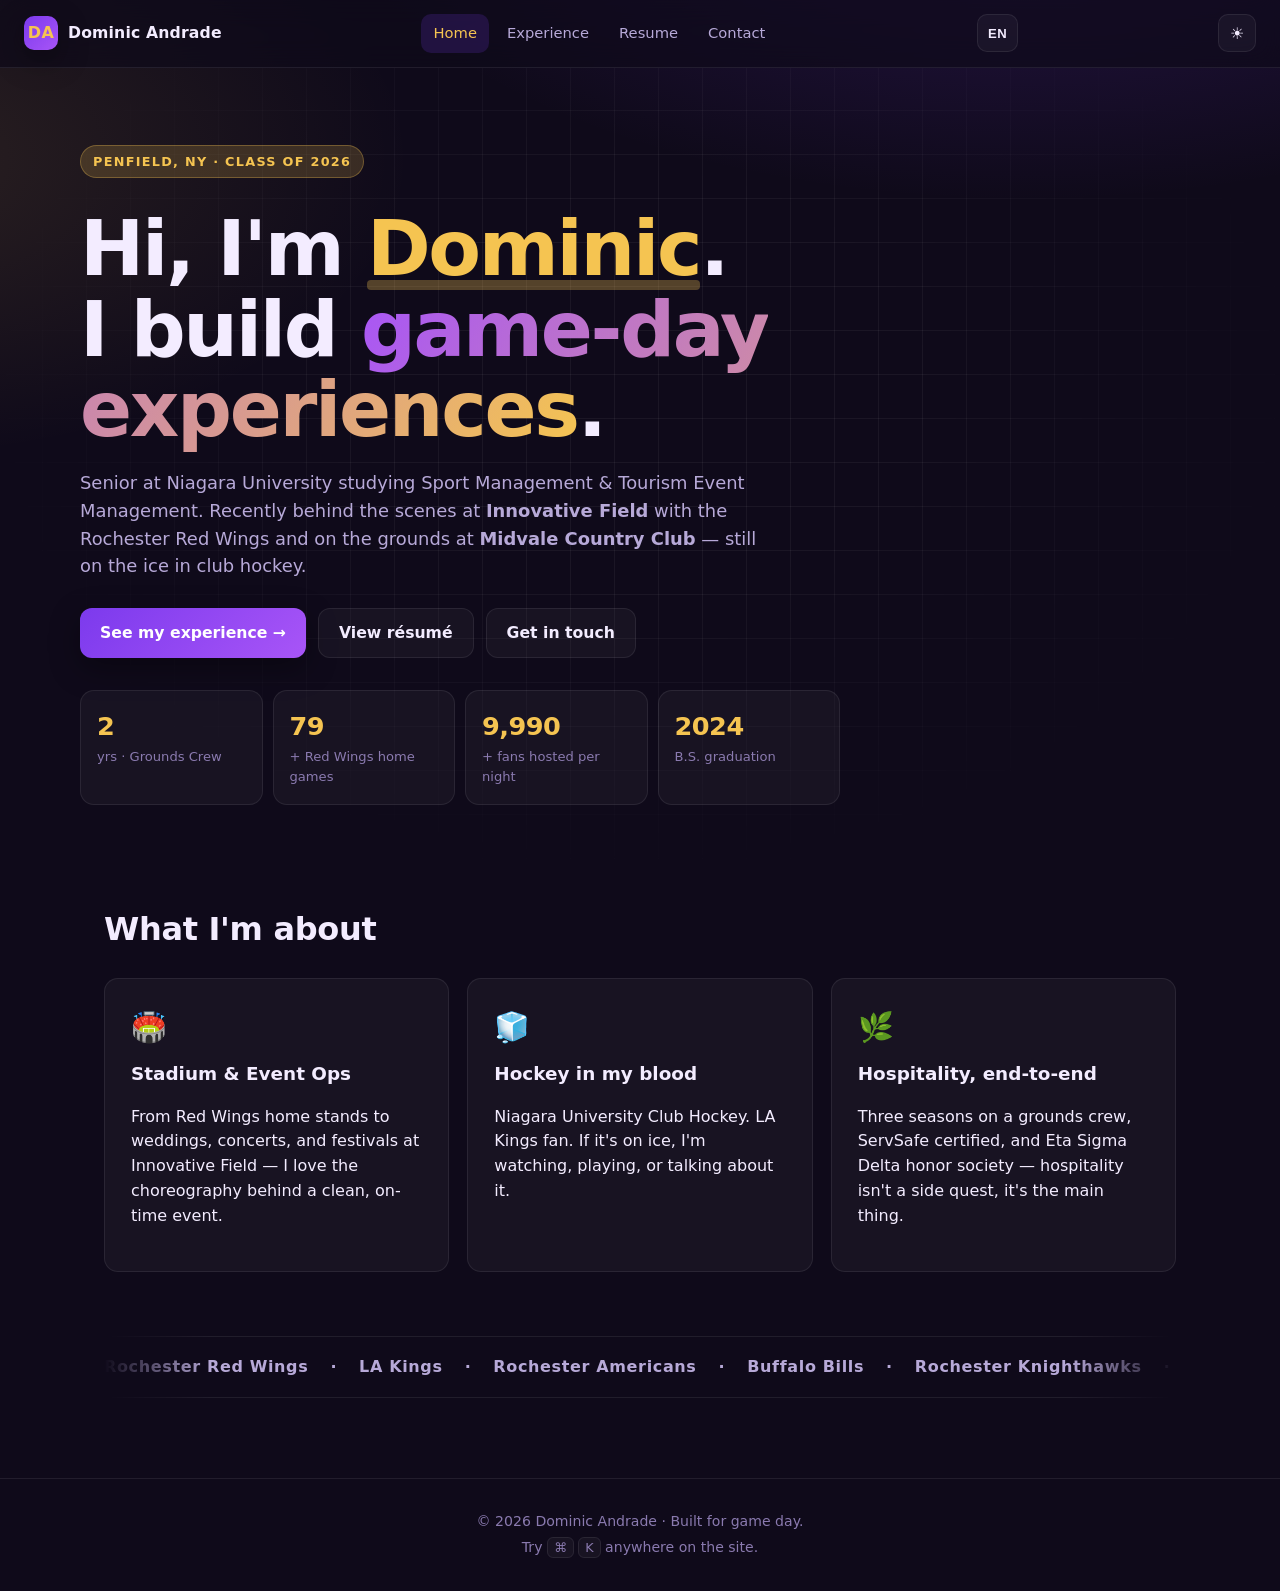
<file: index.html>
<!doctype html>
<html lang="en">
<head>
  <meta charset="utf-8" />
  <meta name="viewport" content="width=device-width, initial-scale=1" />
  <title>Dominic Andrade — Sport & Event Management</title>
  <meta name="description" content="Dominic Andrade — senior at Niagara University studying Sport Management & Tourism Event Management. Rochester Red Wings ballpark operations intern." />
  <meta name="theme-color" content="#5b2a86" />
  <meta property="og:title" content="Dominic Andrade" />
  <meta property="og:description" content="Building game-day experiences. Sport & Event Management at Niagara University." />
  <meta property="og:type" content="website" />
  <link rel="icon" href="data:image/svg+xml,%3Csvg xmlns='http://www.w3.org/2000/svg' viewBox='0 0 100 100'%3E%3Ccircle cx='50' cy='50' r='46' fill='%235b2a86'/%3E%3Ctext x='50' y='66' font-family='Georgia' font-size='52' text-anchor='middle' fill='%23f5c451' font-weight='700'%3ED%3C/text%3E%3C/svg%3E" />
  <link rel="stylesheet" href="assets/css/style.css" />
</head>
<body data-page="home">

  <div class="cursor-glow" aria-hidden="true"></div>

  <header class="site-header">
    <a class="brand" href="./index.html">
      <span class="brand-mark">DA</span>
      <span class="brand-name">Dominic Andrade</span>
    </a>
    <nav class="site-nav" aria-label="Primary">
      <a href="./index.html" class="nav-link active" data-i18n="nav.home">Home</a>
      <a href="./experience.html" class="nav-link" data-i18n="nav.experience">Experience</a>
      <a href="./resume.html" class="nav-link" data-i18n="nav.resume">Resume</a>
      <a href="./contact.html" class="nav-link" data-i18n="nav.contact">Contact</a>
    </nav>
    <button id="lang-toggle" class="theme-toggle lang-toggle" aria-label="Toggle language" title="EN / FR">
      <span class="lang-label">EN</span>
    </button>
    <button id="theme-toggle" class="theme-toggle" aria-label="Toggle color theme">
      <span class="sun">☀</span><span class="moon">☾</span>
    </button>
  </header>

  <main>
    <section class="hero">
      <div class="hero-grid" aria-hidden="true"></div>
      <div class="hero-inner">
        <p class="eyebrow" data-i18n="home.eyebrow">Penfield, NY · Class of 2026</p>
        <h1 class="hero-title">
          <span data-i18n="home.hi">Hi, I'm </span><span id="typed-name" class="accent">Dominic</span>.
          <br/><span data-i18n="home.build">I build </span><span class="accent-alt" data-i18n="home.gde">game-day experiences</span>.
        </h1>
        <p class="hero-sub" data-i18n="home.sub" data-i18n-html>
          Senior at Niagara University studying Sport Management &amp; Tourism Event Management.
          Recently behind the scenes at <strong>Innovative Field</strong> with the Rochester Red Wings
          and on the grounds at <strong>Midvale Country Club</strong> — still on the ice in club hockey.
        </p>
        <div class="cta-row">
          <a class="btn primary" href="./experience.html" data-i18n="home.cta.exp">See my experience →</a>
          <a class="btn ghost" href="./resume.html" data-i18n="home.cta.resume">View résumé</a>
          <a class="btn ghost" href="./contact.html" data-i18n="home.cta.contact">Get in touch</a>
        </div>
        <ul class="stat-strip" aria-label="Quick stats">
          <li><span class="num" data-count="3">0</span><span class="lbl" data-i18n="home.stat.grounds">yrs · Grounds Crew</span></li>
          <li><span class="num" data-count="80">0</span><span class="lbl" data-i18n="home.stat.games">+ Red Wings home games</span></li>
          <li><span class="num" data-count="10000">0</span><span class="lbl" data-i18n="home.stat.fans">+ fans hosted per night</span></li>
          <li><span class="num" data-count="2026" data-raw="true">0</span><span class="lbl" data-i18n="home.stat.grad">B.S. graduation</span></li>
        </ul>
      </div>
    </section>

    <section class="section reveal">
      <h2 class="section-title" data-i18n="home.about.title">What I'm about</h2>
      <div class="cards">
        <article class="card">
          <div class="card-ico">🏟️</div>
          <h3 data-i18n="home.card1.h">Stadium &amp; Event Ops</h3>
          <p data-i18n="home.card1.p">From Red Wings home stands to weddings, concerts, and festivals at Innovative Field — I love the choreography behind a clean, on-time event.</p>
        </article>
        <article class="card">
          <div class="card-ico">🧊</div>
          <h3 data-i18n="home.card2.h">Hockey in my blood</h3>
          <p data-i18n="home.card2.p">Niagara University Club Hockey. LA Kings fan. If it's on ice, I'm watching, playing, or talking about it.</p>
        </article>
        <article class="card">
          <div class="card-ico">🌿</div>
          <h3 data-i18n="home.card3.h">Hospitality, end-to-end</h3>
          <p data-i18n="home.card3.p">Three seasons on a grounds crew, ServSafe certified, and Eta Sigma Delta honor society — hospitality isn't a side quest, it's the main thing.</p>
        </article>
      </div>
    </section>

    <section class="section marquee-wrap reveal" aria-label="Teams and organizations I root for">
      <div class="marquee">
        <div class="marquee-track">
          <span>Rochester Red Wings</span><span>·</span>
          <span>LA Kings</span><span>·</span>
          <span>Rochester Americans</span><span>·</span>
          <span>Buffalo Bills</span><span>·</span>
          <span>Rochester Knighthawks</span><span>·</span>
          <span>Niagara University</span><span>·</span>
          <span>Midvale CC</span><span>·</span>
          <!-- duplicate for seamless loop -->
          <span>Rochester Red Wings</span><span>·</span>
          <span>LA Kings</span><span>·</span>
          <span>Rochester Americans</span><span>·</span>
          <span>Buffalo Bills</span><span>·</span>
          <span>Rochester Knighthawks</span><span>·</span>
          <span>Niagara University</span><span>·</span>
          <span>Midvale CC</span><span>·</span>
        </div>
      </div>
    </section>

  </main>

  <footer class="site-footer">
    <p>© <span id="year"></span> Dominic Andrade · <span data-i18n="footer.tag">Built for game day.</span></p>
    <p class="kbd-hint" data-i18n="footer.kbd" data-i18n-html>Try <kbd>⌘</kbd> <kbd>K</kbd> anywhere on the site.</p>
  </footer>

  <div id="palette" class="palette" hidden>
    <div class="palette-inner" role="dialog" aria-label="Command palette">
      <input id="palette-input" type="text" placeholder="Jump to… (home, experience, contact, rink, arcade, email, linkedin)" data-i18n-attr="placeholder:palette.placeholder" autocomplete="off" />
      <ul id="palette-list"></ul>
    </div>
  </div>

  <script src="assets/js/main.js" defer></script>
</body>
</html>
</file>
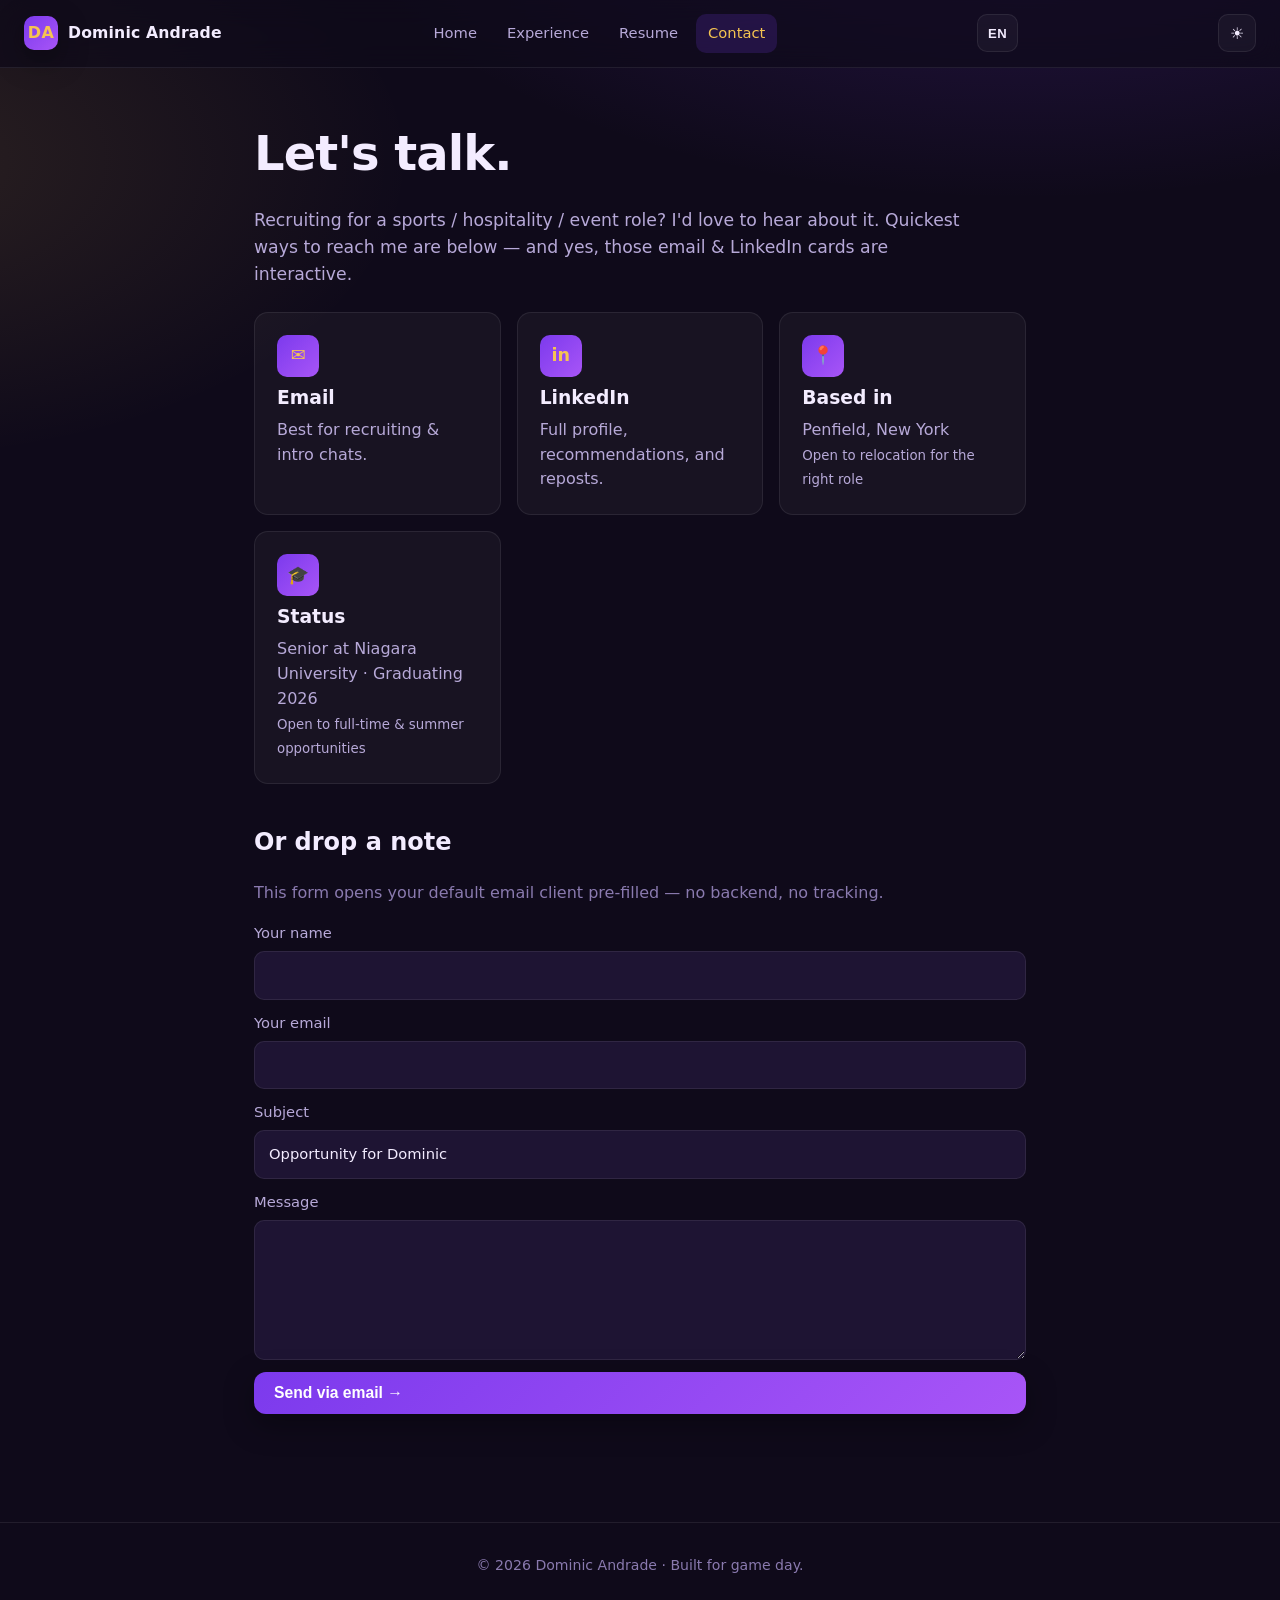
<file: contact.html>
<!doctype html>
<html lang="en">
<head>
  <meta charset="utf-8" />
  <meta name="viewport" content="width=device-width, initial-scale=1" />
  <title>Contact — Dominic Andrade</title>
  <meta name="description" content="Get in touch with Dominic Andrade — email and LinkedIn." />
  <link rel="icon" href="data:image/svg+xml,%3Csvg xmlns='http://www.w3.org/2000/svg' viewBox='0 0 100 100'%3E%3Ccircle cx='50' cy='50' r='46' fill='%235b2a86'/%3E%3Ctext x='50' y='66' font-family='Georgia' font-size='52' text-anchor='middle' fill='%23f5c451' font-weight='700'%3ED%3C/text%3E%3C/svg%3E" />
  <link rel="stylesheet" href="assets/css/style.css" />
</head>
<body data-page="contact">
  <div class="cursor-glow" aria-hidden="true"></div>

  <header class="site-header">
    <a class="brand" href="./index.html"><span class="brand-mark">DA</span><span class="brand-name">Dominic Andrade</span></a>
    <nav class="site-nav" aria-label="Primary">
      <a href="./index.html" class="nav-link" data-i18n="nav.home">Home</a>
      <a href="./experience.html" class="nav-link" data-i18n="nav.experience">Experience</a>
      <a href="./resume.html" class="nav-link" data-i18n="nav.resume">Resume</a>
      <a href="./contact.html" class="nav-link active" data-i18n="nav.contact">Contact</a>
    </nav>
    <button id="lang-toggle" class="theme-toggle lang-toggle" aria-label="Toggle language" title="EN / FR">
      <span class="lang-label">EN</span>
    </button>
    <button id="theme-toggle" class="theme-toggle" aria-label="Toggle color theme">
      <span class="sun">☀</span><span class="moon">☾</span>
    </button>
  </header>

  <main class="container narrow">
    <section class="page-head">
      <h1 data-i18n="ct.title">Let's talk.</h1>
      <p class="lead" data-i18n="ct.lead" data-i18n-html>Recruiting for a sports / hospitality / event role? I'd love to hear about it. Quickest ways to reach me are below — and yes, those email &amp; LinkedIn cards are interactive.</p>
    </section>

    <section class="contact-grid">
      <a class="contact-card flip" href="mailto:domhg30@gmail.com" aria-label="Email Dominic">
        <div class="flip-inner">
          <div class="flip-front">
            <div class="contact-ico">✉️</div>
            <h3 data-i18n="ct.email.h">Email</h3>
            <p data-i18n="ct.email.p" data-i18n-html>Best for recruiting &amp; intro chats.</p>
          </div>
          <div class="flip-back">
            <h3>domhg30@gmail.com</h3>
            <p data-i18n="ct.email.back">Click to open your mail client →</p>
          </div>
        </div>
      </a>

      <a class="contact-card flip" href="https://www.linkedin.com/in/dominic-andrade-235722251" target="_blank" rel="noopener" aria-label="LinkedIn profile">
        <div class="flip-inner">
          <div class="flip-front">
            <div class="contact-ico">in</div>
            <h3 data-i18n="ct.li.h">LinkedIn</h3>
            <p data-i18n="ct.li.p">Full profile, recommendations, and reposts.</p>
          </div>
          <div class="flip-back">
            <h3>/in/dominic-andrade</h3>
            <p data-i18n="ct.li.back">Open in a new tab →</p>
          </div>
        </div>
      </a>

      <div class="contact-card static">
        <div class="contact-ico">📍</div>
        <h3 data-i18n="ct.loc.h">Based in</h3>
        <p data-i18n="ct.loc.p" data-i18n-html>Penfield, New York<br/><small>Open to relocation for the right role</small></p>
      </div>

      <div class="contact-card static">
        <div class="contact-ico">🎓</div>
        <h3 data-i18n="ct.status.h">Status</h3>
        <p data-i18n="ct.status.p" data-i18n-html>Senior at Niagara University · Graduating 2026<br/><small>Open to full-time &amp; summer opportunities</small></p>
      </div>
    </section>

    <section class="form-wrap reveal">
      <h2 data-i18n="ct.form.h">Or drop a note</h2>
      <p class="muted" data-i18n="ct.form.muted">This form opens your default email client pre-filled — no backend, no tracking.</p>
      <form id="contact-form" class="contact-form">
        <label><span data-i18n="ct.form.name">Your name</span>
          <input type="text" name="name" required />
        </label>
        <label><span data-i18n="ct.form.email">Your email</span>
          <input type="email" name="email" required />
        </label>
        <label><span data-i18n="ct.form.subject">Subject</span>
          <input type="text" name="subject" value="Opportunity for Dominic" data-i18n-attr="value:ct.form.subjectVal" required />
        </label>
        <label><span data-i18n="ct.form.message">Message</span>
          <textarea name="message" rows="5" required></textarea>
        </label>
        <button type="submit" class="btn primary" data-i18n="ct.form.send">Send via email →</button>
      </form>
    </section>
  </main>

  <footer class="site-footer">
    <p>© <span id="year"></span> Dominic Andrade · <span data-i18n="footer.tag">Built for game day.</span></p>
  </footer>

  <div id="palette" class="palette" hidden>
    <div class="palette-inner" role="dialog" aria-label="Command palette">
      <input id="palette-input" type="text" placeholder="Jump to…" data-i18n-attr="placeholder:palette.placeholderShort" autocomplete="off" />
      <ul id="palette-list"></ul>
    </div>
  </div>

  <script src="assets/js/main.js" defer></script>
</body>
</html>
</file>
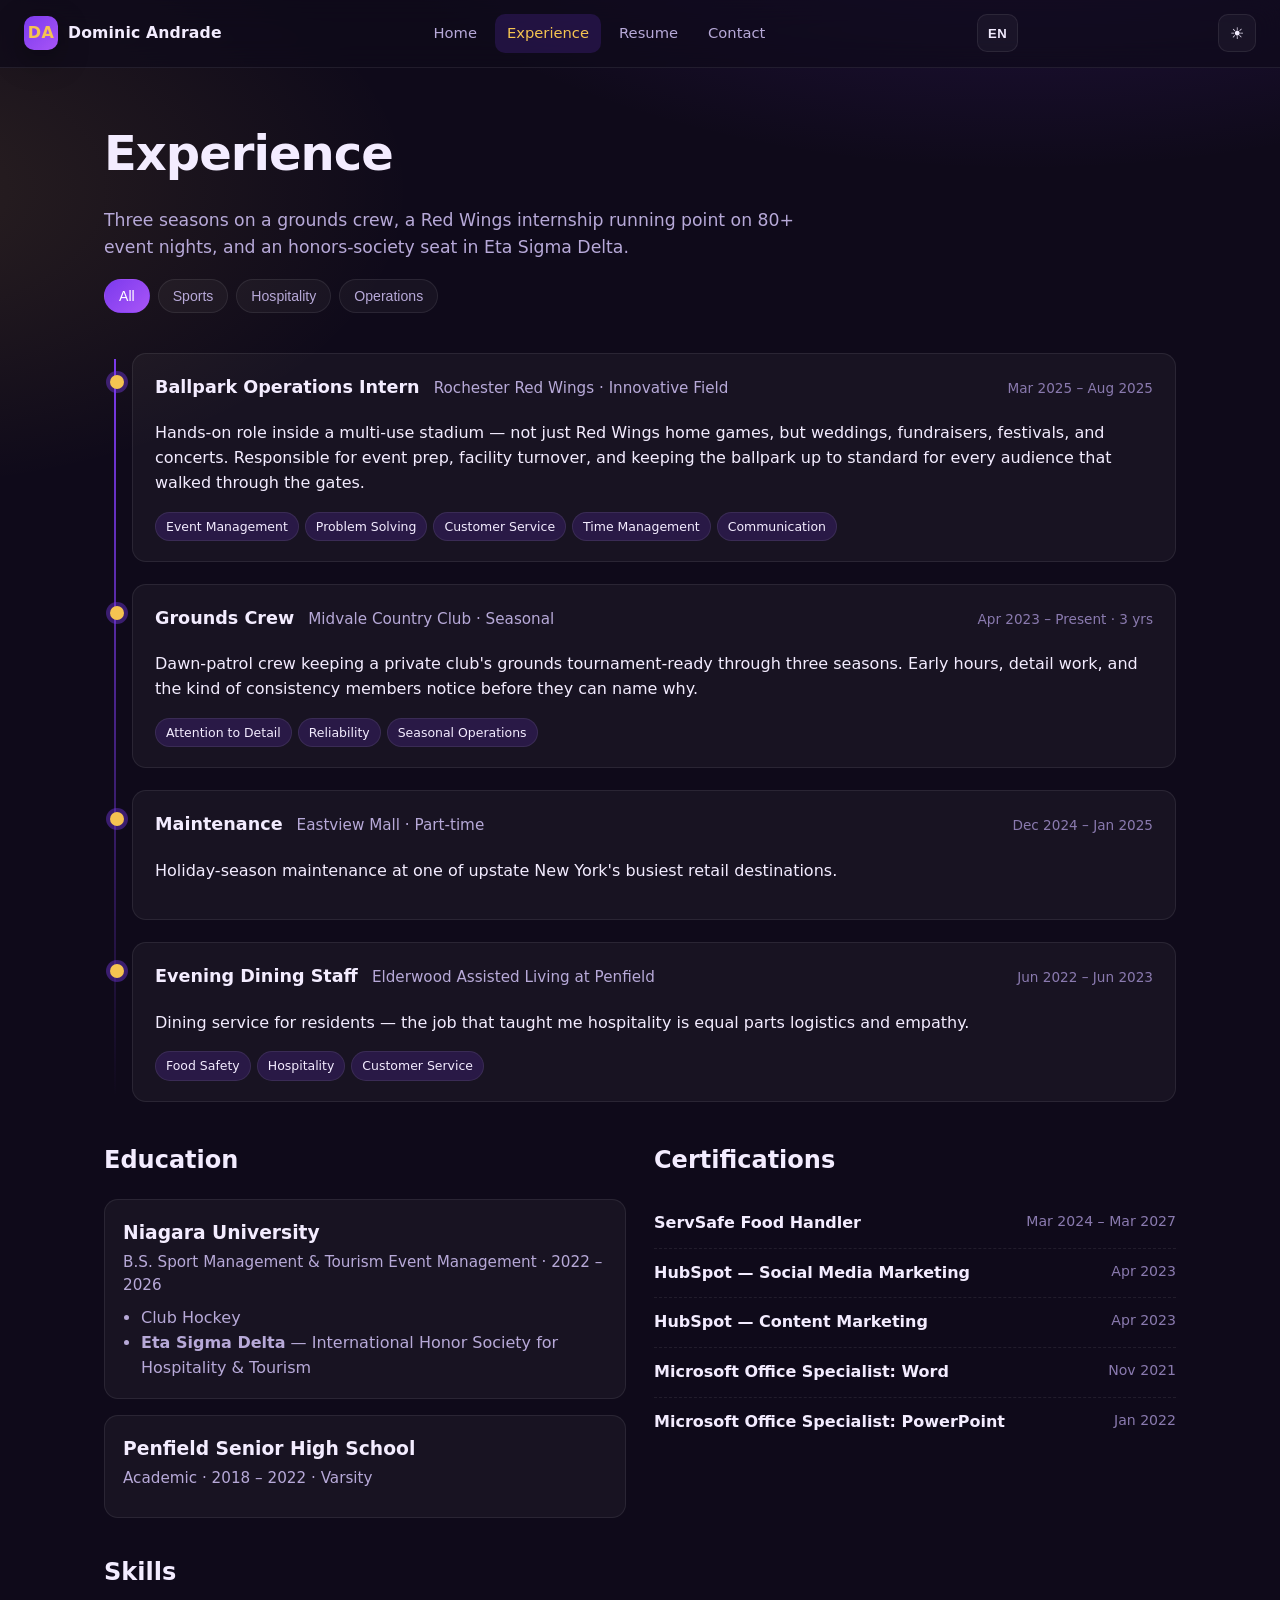
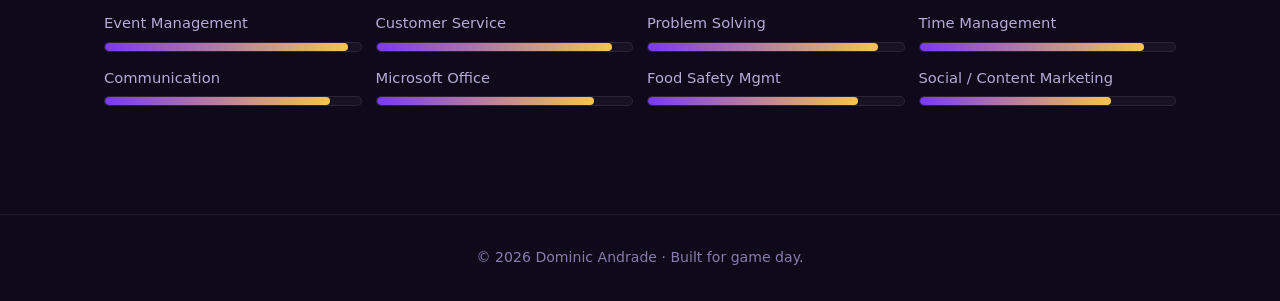
<file: experience.html>
<!doctype html>
<html lang="en">
<head>
  <meta charset="utf-8" />
  <meta name="viewport" content="width=device-width, initial-scale=1" />
  <title>Experience — Dominic Andrade</title>
  <meta name="description" content="Experience, education, skills, and certifications for Dominic Andrade." />
  <link rel="icon" href="data:image/svg+xml,%3Csvg xmlns='http://www.w3.org/2000/svg' viewBox='0 0 100 100'%3E%3Ccircle cx='50' cy='50' r='46' fill='%235b2a86'/%3E%3Ctext x='50' y='66' font-family='Georgia' font-size='52' text-anchor='middle' fill='%23f5c451' font-weight='700'%3ED%3C/text%3E%3C/svg%3E" />
  <link rel="stylesheet" href="assets/css/style.css" />
</head>
<body data-page="experience">
  <div class="cursor-glow" aria-hidden="true"></div>

  <header class="site-header">
    <a class="brand" href="./index.html"><span class="brand-mark">DA</span><span class="brand-name">Dominic Andrade</span></a>
    <nav class="site-nav" aria-label="Primary">
      <a href="./index.html" class="nav-link" data-i18n="nav.home">Home</a>
      <a href="./experience.html" class="nav-link active" data-i18n="nav.experience">Experience</a>
      <a href="./resume.html" class="nav-link" data-i18n="nav.resume">Resume</a>
      <a href="./contact.html" class="nav-link" data-i18n="nav.contact">Contact</a>
    </nav>
    <button id="lang-toggle" class="theme-toggle lang-toggle" aria-label="Toggle language" title="EN / FR">
      <span class="lang-label">EN</span>
    </button>
    <button id="theme-toggle" class="theme-toggle" aria-label="Toggle color theme">
      <span class="sun">☀</span><span class="moon">☾</span>
    </button>
  </header>

  <main class="container">
    <section class="page-head">
      <h1 data-i18n="exp.title">Experience</h1>
      <p class="lead" data-i18n="exp.lead">Three seasons on a grounds crew, a Red Wings internship running point on 80+ event nights, and an honors-society seat in Eta Sigma Delta.</p>
      <div class="filter-row" role="tablist" aria-label="Filter experience">
        <button class="chip active" data-filter="all" role="tab" aria-selected="true" data-i18n="exp.filter.all">All</button>
        <button class="chip" data-filter="sports" role="tab" aria-selected="false" data-i18n="exp.filter.sports">Sports</button>
        <button class="chip" data-filter="hospitality" role="tab" aria-selected="false" data-i18n="exp.filter.hospitality">Hospitality</button>
        <button class="chip" data-filter="ops" role="tab" aria-selected="false" data-i18n="exp.filter.ops">Operations</button>
      </div>
    </section>

    <section class="timeline">
      <article class="tl-item reveal" data-tags="sports ops">
        <div class="tl-dot"></div>
        <div class="tl-card">
          <header>
            <h3 data-i18n="exp.rw.role">Ballpark Operations Intern</h3>
            <span class="tl-org" data-i18n="exp.rw.org">Rochester Red Wings · Innovative Field</span>
            <span class="tl-date" data-i18n="exp.rw.date">Mar 2025 – Aug 2025</span>
          </header>
          <p data-i18n="exp.rw.body">Hands-on role inside a multi-use stadium — not just Red Wings home games, but weddings, fundraisers, festivals, and concerts. Responsible for event prep, facility turnover, and keeping the ballpark up to standard for every audience that walked through the gates.</p>
          <ul class="tags">
            <li data-i18n="tag.eventmgmt">Event Management</li><li data-i18n="tag.problem">Problem Solving</li><li data-i18n="tag.cs">Customer Service</li>
            <li data-i18n="tag.time">Time Management</li><li data-i18n="tag.comm">Communication</li>
          </ul>
        </div>
      </article>

      <article class="tl-item reveal" data-tags="hospitality ops">
        <div class="tl-dot"></div>
        <div class="tl-card">
          <header>
            <h3 data-i18n="exp.mv.role">Grounds Crew</h3>
            <span class="tl-org" data-i18n="exp.mv.org">Midvale Country Club · Seasonal</span>
            <span class="tl-date" data-i18n="exp.mv.date">Apr 2023 – Present · 3 yrs</span>
          </header>
          <p data-i18n="exp.mv.body">Dawn-patrol crew keeping a private club's grounds tournament-ready through three seasons. Early hours, detail work, and the kind of consistency members notice before they can name why.</p>
          <ul class="tags"><li data-i18n="tag.detail">Attention to Detail</li><li data-i18n="tag.reliable">Reliability</li><li data-i18n="tag.seasonal">Seasonal Operations</li></ul>
        </div>
      </article>

      <article class="tl-item reveal" data-tags="ops">
        <div class="tl-dot"></div>
        <div class="tl-card">
          <header>
            <h3 data-i18n="exp.ev.role">Maintenance</h3>
            <span class="tl-org" data-i18n="exp.ev.org">Eastview Mall · Part-time</span>
            <span class="tl-date" data-i18n="exp.ev.date">Dec 2024 – Jan 2025</span>
          </header>
          <p data-i18n="exp.ev.body">Holiday-season maintenance at one of upstate New York's busiest retail destinations.</p>
        </div>
      </article>

      <article class="tl-item reveal" data-tags="hospitality">
        <div class="tl-dot"></div>
        <div class="tl-card">
          <header>
            <h3 data-i18n="exp.el.role">Evening Dining Staff</h3>
            <span class="tl-org" data-i18n="exp.el.org">Elderwood Assisted Living at Penfield</span>
            <span class="tl-date" data-i18n="exp.el.date">Jun 2022 – Jun 2023</span>
          </header>
          <p data-i18n="exp.el.body">Dining service for residents — the job that taught me hospitality is equal parts logistics and empathy.</p>
          <ul class="tags"><li data-i18n="tag.food">Food Safety</li><li data-i18n="tag.hosp">Hospitality</li><li data-i18n="tag.cs">Customer Service</li></ul>
        </div>
      </article>
    </section>

    <section class="split">
      <div class="split-col reveal">
        <h2 data-i18n="exp.edu.title">Education</h2>
        <div class="edu-card">
          <h3>Niagara University</h3>
          <p class="edu-deg" data-i18n="exp.edu.nu.deg">B.S. Sport Management &amp; Tourism Event Management · 2022 – 2026</p>
          <ul>
            <li data-i18n="exp.edu.nu.club">Club Hockey</li>
            <li data-i18n="exp.edu.nu.esd" data-i18n-html><strong>Eta Sigma Delta</strong> — International Honor Society for Hospitality &amp; Tourism</li>
          </ul>
        </div>
        <div class="edu-card">
          <h3 data-i18n="exp.edu.ps">Penfield Senior High School</h3>
          <p class="edu-deg" data-i18n="exp.edu.ps.deg">Academic · 2018 – 2022 · Varsity</p>
        </div>
      </div>

      <div class="split-col reveal">
        <h2 data-i18n="exp.cert.title">Certifications</h2>
        <ul class="cert-list">
          <li data-i18n="exp.cert.servsafe" data-i18n-html><strong>ServSafe Food Handler</strong> <span>Mar 2024 – Mar 2027</span></li>
          <li data-i18n="exp.cert.hsocial" data-i18n-html><strong>HubSpot — Social Media Marketing</strong> <span>Apr 2023</span></li>
          <li data-i18n="exp.cert.hcontent" data-i18n-html><strong>HubSpot — Content Marketing</strong> <span>Apr 2023</span></li>
          <li data-i18n="exp.cert.word" data-i18n-html><strong>Microsoft Office Specialist: Word</strong> <span>Nov 2021</span></li>
          <li data-i18n="exp.cert.ppt" data-i18n-html><strong>Microsoft Office Specialist: PowerPoint</strong> <span>Jan 2022</span></li>
        </ul>
      </div>
    </section>

    <section class="skills reveal">
      <h2 data-i18n="exp.skills.title">Skills</h2>
      <div class="skill-grid">
        <div class="skill"><span data-i18n="tag.eventmgmt">Event Management</span><div class="bar"><i style="--v:95%"></i></div></div>
        <div class="skill"><span data-i18n="tag.cs">Customer Service</span><div class="bar"><i style="--v:92%"></i></div></div>
        <div class="skill"><span data-i18n="tag.problem">Problem Solving</span><div class="bar"><i style="--v:90%"></i></div></div>
        <div class="skill"><span data-i18n="tag.time">Time Management</span><div class="bar"><i style="--v:88%"></i></div></div>
        <div class="skill"><span data-i18n="tag.comm">Communication</span><div class="bar"><i style="--v:88%"></i></div></div>
        <div class="skill"><span data-i18n="exp.skill.msoffice">Microsoft Office</span><div class="bar"><i style="--v:85%"></i></div></div>
        <div class="skill"><span data-i18n="exp.skill.foodmgmt">Food Safety Mgmt</span><div class="bar"><i style="--v:82%"></i></div></div>
        <div class="skill"><span data-i18n="exp.skill.social">Social / Content Marketing</span><div class="bar"><i style="--v:75%"></i></div></div>
      </div>
    </section>
  </main>

  <footer class="site-footer">
    <p>© <span id="year"></span> Dominic Andrade · <span data-i18n="footer.tag">Built for game day.</span></p>
  </footer>

  <div id="palette" class="palette" hidden>
    <div class="palette-inner" role="dialog" aria-label="Command palette">
      <input id="palette-input" type="text" placeholder="Jump to…" data-i18n-attr="placeholder:palette.placeholderShort" autocomplete="off" />
      <ul id="palette-list"></ul>
    </div>
  </div>

  <script src="assets/js/main.js" defer></script>
</body>
</html>
</file>
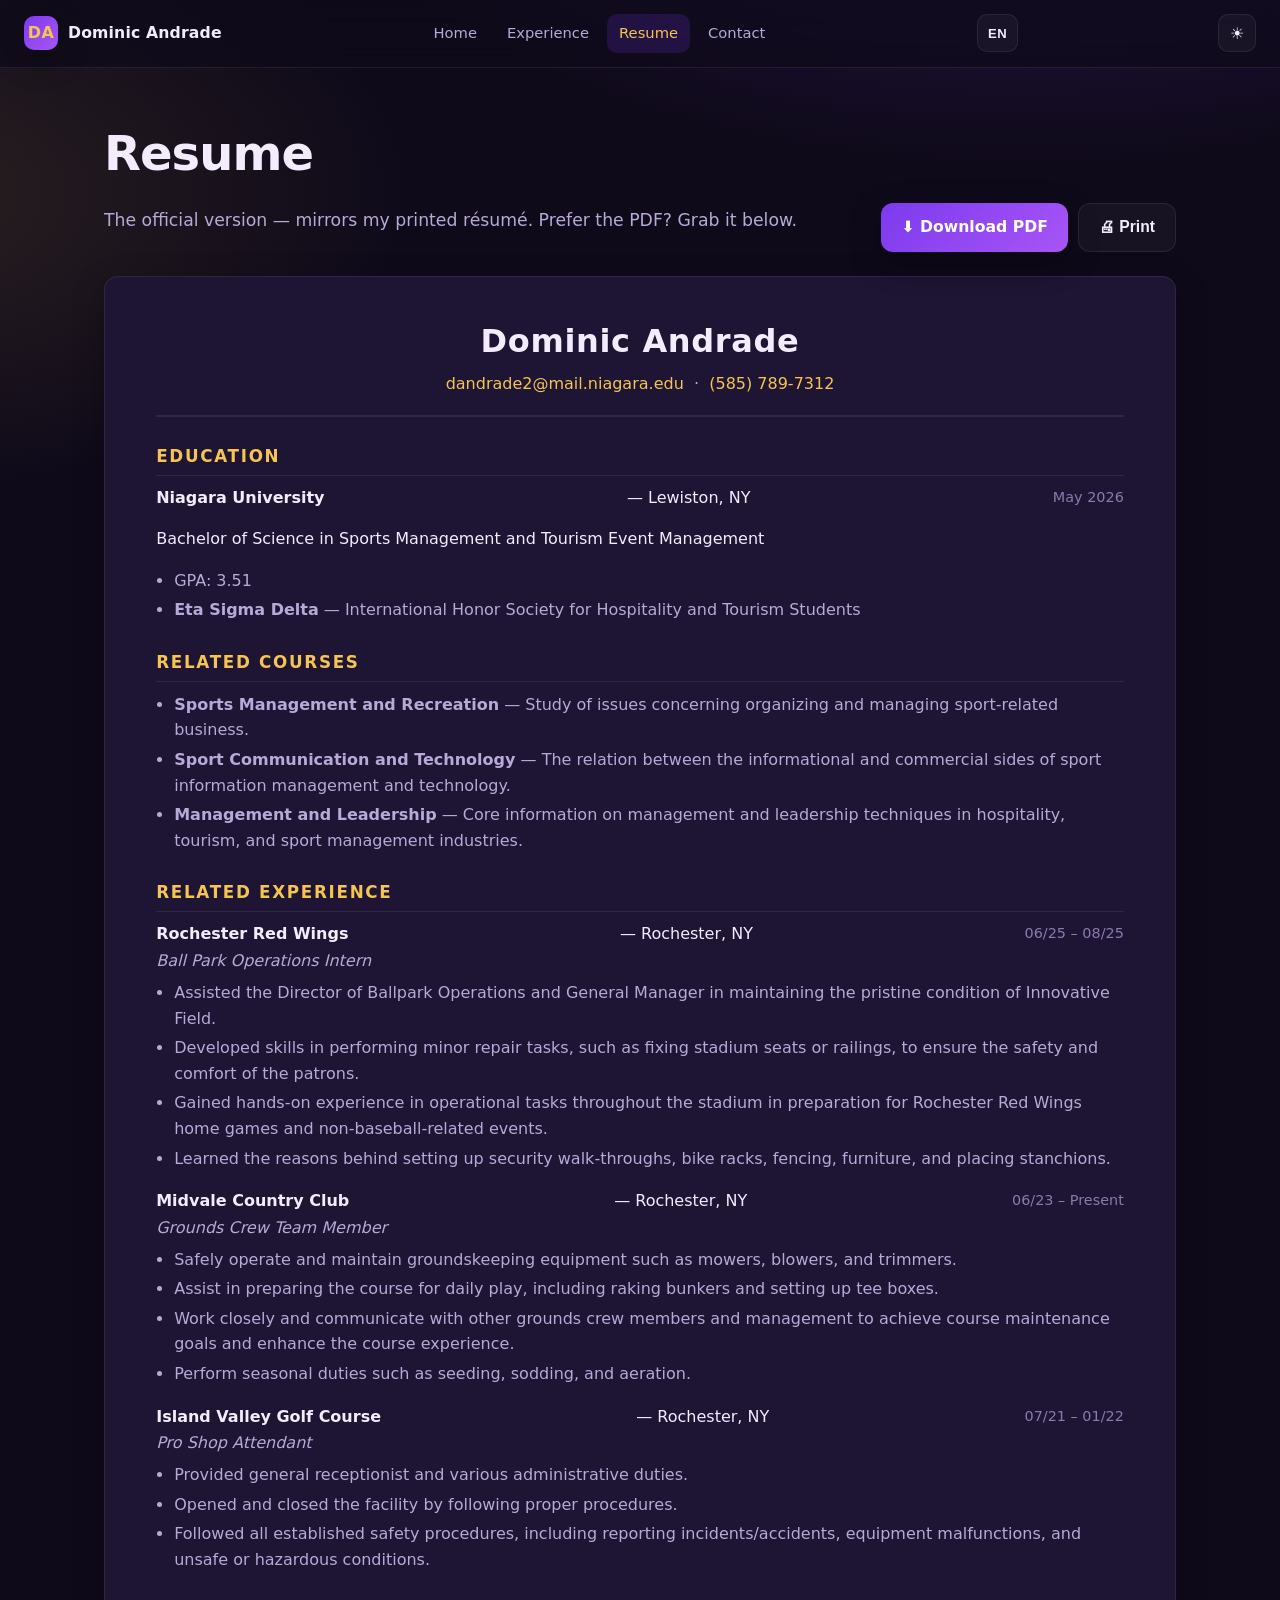
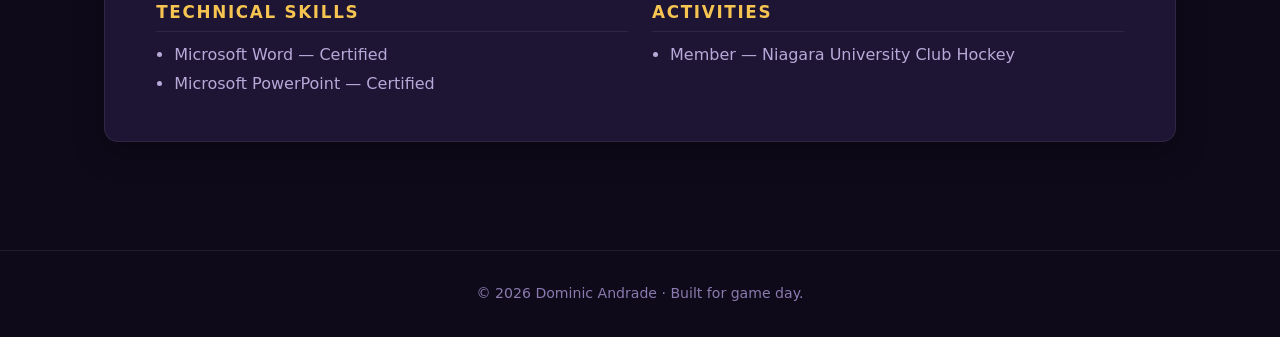
<file: resume.html>
<!doctype html>
<html lang="en">
<head>
  <meta charset="utf-8" />
  <meta name="viewport" content="width=device-width, initial-scale=1" />
  <title>Resume — Dominic Andrade</title>
  <meta name="description" content="Résumé for Dominic Andrade — Sport Management & Tourism Event Management senior at Niagara University." />
  <link rel="icon" href="data:image/svg+xml,%3Csvg xmlns='http://www.w3.org/2000/svg' viewBox='0 0 100 100'%3E%3Ccircle cx='50' cy='50' r='46' fill='%235b2a86'/%3E%3Ctext x='50' y='66' font-family='Georgia' font-size='52' text-anchor='middle' fill='%23f5c451' font-weight='700'%3ED%3C/text%3E%3C/svg%3E" />
  <link rel="stylesheet" href="assets/css/style.css" />
</head>
<body data-page="resume">
  <div class="cursor-glow" aria-hidden="true"></div>

  <header class="site-header">
    <a class="brand" href="./index.html"><span class="brand-mark">DA</span><span class="brand-name">Dominic Andrade</span></a>
    <nav class="site-nav" aria-label="Primary">
      <a href="./index.html" class="nav-link" data-i18n="nav.home">Home</a>
      <a href="./experience.html" class="nav-link" data-i18n="nav.experience">Experience</a>
      <a href="./resume.html" class="nav-link active" data-i18n="nav.resume">Resume</a>
      <a href="./contact.html" class="nav-link" data-i18n="nav.contact">Contact</a>
    </nav>
    <button id="lang-toggle" class="theme-toggle lang-toggle" aria-label="Toggle language" title="EN / FR">
      <span class="lang-label">EN</span>
    </button>
    <button id="theme-toggle" class="theme-toggle" aria-label="Toggle color theme">
      <span class="sun">☀</span><span class="moon">☾</span>
    </button>
  </header>

  <main class="container">
    <section class="page-head resume-head">
      <div>
        <h1 data-i18n="res.title">Resume</h1>
        <p class="lead" data-i18n="res.lead">The official version — mirrors my printed résumé. Prefer the PDF? Grab it below.</p>
      </div>
      <div class="resume-actions">
        <a class="btn primary" href="assets/Dominic-Andrade-Resume.pdf" download data-i18n="res.download">⬇ Download PDF</a>
        <button class="btn ghost" onclick="window.print()" data-i18n="res.print">🖨 Print</button>
      </div>
    </section>

    <article class="resume-doc">
      <header class="resume-name">
        <h2>Dominic Andrade</h2>
        <p>
          <a href="mailto:dandrade2@mail.niagara.edu">dandrade2@mail.niagara.edu</a>
          &nbsp;·&nbsp;
          <a href="tel:+15857897312">(585) 789-7312</a>
        </p>
      </header>

      <section class="resume-section">
        <h3 data-i18n="res.edu">Education</h3>
        <div class="resume-block">
          <div class="resume-head-row">
            <strong>Niagara University</strong> — Lewiston, NY
            <span class="resume-date">May 2026</span>
          </div>
          <p data-i18n="res.edu.deg">Bachelor of Science in Sports Management and Tourism Event Management</p>
          <ul>
            <li data-i18n="res.edu.gpa">GPA: 3.51</li>
            <li data-i18n="res.edu.esd" data-i18n-html><strong>Eta Sigma Delta</strong> — International Honor Society for Hospitality and Tourism Students</li>
          </ul>
        </div>
      </section>

      <section class="resume-section">
        <h3 data-i18n="res.courses">Related Courses</h3>
        <ul>
          <li data-i18n="res.course1" data-i18n-html><strong>Sports Management and Recreation</strong> — Study of issues concerning organizing and managing sport-related business.</li>
          <li data-i18n="res.course2" data-i18n-html><strong>Sport Communication and Technology</strong> — The relation between the informational and commercial sides of sport information management and technology.</li>
          <li data-i18n="res.course3" data-i18n-html><strong>Management and Leadership</strong> — Core information on management and leadership techniques in hospitality, tourism, and sport management industries.</li>
        </ul>
      </section>

      <section class="resume-section">
        <h3 data-i18n="res.exp">Related Experience</h3>

        <div class="resume-block">
          <div class="resume-head-row">
            <strong>Rochester Red Wings</strong> — Rochester, NY
            <span class="resume-date">06/25 – 08/25</span>
          </div>
          <p class="resume-role" data-i18n="res.rw.role">Ball Park Operations Intern</p>
          <ul>
            <li data-i18n="res.rw.b1">Assisted the Director of Ballpark Operations and General Manager in maintaining the pristine condition of Innovative Field.</li>
            <li data-i18n="res.rw.b2">Developed skills in performing minor repair tasks, such as fixing stadium seats or railings, to ensure the safety and comfort of the patrons.</li>
            <li data-i18n="res.rw.b3">Gained hands-on experience in operational tasks throughout the stadium in preparation for Rochester Red Wings home games and non-baseball-related events.</li>
            <li data-i18n="res.rw.b4">Learned the reasons behind setting up security walk-throughs, bike racks, fencing, furniture, and placing stanchions.</li>
          </ul>
        </div>

        <div class="resume-block">
          <div class="resume-head-row">
            <strong>Midvale Country Club</strong> — Rochester, NY
            <span class="resume-date">06/23 – Present</span>
          </div>
          <p class="resume-role" data-i18n="res.mv.role">Grounds Crew Team Member</p>
          <ul>
            <li data-i18n="res.mv.b1">Safely operate and maintain groundskeeping equipment such as mowers, blowers, and trimmers.</li>
            <li data-i18n="res.mv.b2">Assist in preparing the course for daily play, including raking bunkers and setting up tee boxes.</li>
            <li data-i18n="res.mv.b3">Work closely and communicate with other grounds crew members and management to achieve course maintenance goals and enhance the course experience.</li>
            <li data-i18n="res.mv.b4">Perform seasonal duties such as seeding, sodding, and aeration.</li>
          </ul>
        </div>

        <div class="resume-block">
          <div class="resume-head-row">
            <strong>Island Valley Golf Course</strong> — Rochester, NY
            <span class="resume-date">07/21 – 01/22</span>
          </div>
          <p class="resume-role" data-i18n="res.iv.role">Pro Shop Attendant</p>
          <ul>
            <li data-i18n="res.iv.b1">Provided general receptionist and various administrative duties.</li>
            <li data-i18n="res.iv.b2">Opened and closed the facility by following proper procedures.</li>
            <li data-i18n="res.iv.b3">Followed all established safety procedures, including reporting incidents/accidents, equipment malfunctions, and unsafe or hazardous conditions.</li>
          </ul>
        </div>
      </section>

      <section class="resume-section two-col">
        <div>
          <h3 data-i18n="res.tech">Technical Skills</h3>
          <ul>
            <li data-i18n="res.tech.word">Microsoft Word — Certified</li>
            <li data-i18n="res.tech.ppt">Microsoft PowerPoint — Certified</li>
          </ul>
        </div>
        <div>
          <h3 data-i18n="res.act">Activities</h3>
          <ul>
            <li data-i18n="res.act.club">Member — Niagara University Club Hockey</li>
          </ul>
        </div>
      </section>
    </article>
  </main>

  <footer class="site-footer">
    <p>© <span id="year"></span> Dominic Andrade · <span data-i18n="footer.tag">Built for game day.</span></p>
  </footer>

  <div id="palette" class="palette" hidden>
    <div class="palette-inner" role="dialog" aria-label="Command palette">
      <input id="palette-input" type="text" placeholder="Jump to…" data-i18n-attr="placeholder:palette.placeholderShort" autocomplete="off" />
      <ul id="palette-list"></ul>
    </div>
  </div>

  <script src="assets/js/main.js" defer></script>
</body>
</html>
</file>
<file: assets/css/style.css>
/* ===== Dominic Andrade — personal site ===== */
:root {
  --bg: #0f0a1a;
  --bg-2: #1a0f2e;
  --surface: #1e1433;
  --surface-2: #271a42;
  --text: #f3ecff;
  --text-dim: #b7a9d8;
  --muted: #8a7aaf;
  --brand: #7c3aed;       /* Niagara purple vibe */
  --brand-2: #a855f7;
  --accent: #f5c451;      /* gold */
  --accent-2: #ffd670;
  --danger: #ef4444;
  --good: #22c55e;
  --border: rgba(255,255,255,0.08);
  --card: rgba(255,255,255,0.04);
  --shadow: 0 10px 30px rgba(0,0,0,0.35);
  --radius: 14px;
  --max: 1120px;
}
[data-theme="light"] {
  --bg: #f7f4ff;
  --bg-2: #ece4ff;
  --surface: #ffffff;
  --surface-2: #f3eeff;
  --text: #17112a;
  --text-dim: #3c2f5e;
  --muted: #6a5e88;
  --border: rgba(20,10,40,0.09);
  --card: rgba(20,10,40,0.03);
  --shadow: 0 10px 30px rgba(40,20,80,0.12);
}

* { box-sizing: border-box; }
html, body { margin:0; padding:0; }
html { scroll-behavior: smooth; }
body {
  font-family: -apple-system, BlinkMacSystemFont, "Segoe UI", Roboto, "Inter", system-ui, sans-serif;
  color: var(--text);
  background:
    radial-gradient(1200px 600px at 80% -10%, rgba(124,58,237,0.25), transparent 60%),
    radial-gradient(900px 500px at -10% 10%, rgba(245,196,81,0.12), transparent 60%),
    var(--bg);
  min-height: 100vh;
  line-height: 1.55;
  -webkit-font-smoothing: antialiased;
  overflow-x: hidden;
}
a { color: var(--accent); text-decoration: none; }
a:hover { color: var(--accent-2); }

/* cursor glow */
.cursor-glow {
  position: fixed; pointer-events: none; z-index: 0;
  width: 480px; height: 480px; border-radius: 50%;
  background: radial-gradient(closest-side, rgba(168,85,247,0.20), rgba(168,85,247,0) 70%);
  transform: translate(-50%, -50%);
  transition: opacity .3s;
  mix-blend-mode: screen;
  left: -9999px; top: -9999px;
}
@media (hover: none) { .cursor-glow { display: none; } }

/* ===== Header ===== */
.site-header {
  position: sticky; top: 0; z-index: 50;
  display: flex; align-items: center; justify-content: space-between;
  padding: 14px 24px;
  backdrop-filter: blur(14px);
  background: color-mix(in srgb, var(--bg) 70%, transparent);
  border-bottom: 1px solid var(--border);
}
.brand { display: flex; align-items: center; gap: 10px; color: var(--text); font-weight: 700; }
.brand-mark {
  display: inline-grid; place-items: center;
  width: 34px; height: 34px; border-radius: 10px;
  background: linear-gradient(135deg, var(--brand), var(--brand-2));
  color: var(--accent); font-weight: 800; letter-spacing: .02em;
  box-shadow: var(--shadow);
}
.brand-name { font-size: 0.98rem; letter-spacing: .01em; }
.site-nav { display: flex; gap: 6px; flex-wrap: wrap; }
.nav-link {
  color: var(--text-dim); padding: 8px 12px; border-radius: 10px;
  font-size: 0.92rem; font-weight: 500; transition: all .2s;
}
.nav-link:hover { color: var(--text); background: var(--card); }
.nav-link.active { color: var(--accent); background: color-mix(in srgb, var(--brand) 18%, transparent); }
.nav-link.fun { font-weight: 600; }
.theme-toggle {
  width: 38px; height: 38px; border-radius: 10px;
  background: var(--card); border: 1px solid var(--border);
  color: var(--text); cursor: pointer; display: grid; place-items: center;
  font-size: 1rem;
}
.theme-toggle .moon { display: none; }
[data-theme="light"] .theme-toggle .sun { display: none; }
[data-theme="light"] .theme-toggle .moon { display: inline; }
.lang-toggle { width: auto; padding: 0 10px; font-size: 0.82rem; font-weight: 600; letter-spacing: 0.04em; }
.lang-toggle .lang-label { line-height: 1; }

/* ===== Main & sections ===== */
main { position: relative; z-index: 1; }
.container { max-width: var(--max); margin: 0 auto; padding: 48px 24px; }
.container.narrow { max-width: 820px; }
.section { max-width: var(--max); margin: 0 auto; padding: 44px 24px; }
.section-title {
  font-size: clamp(1.4rem, 2vw + 1rem, 2rem);
  margin: 0 0 24px;
  font-weight: 700;
  letter-spacing: -0.01em;
}
.page-head h1 {
  font-size: clamp(2rem, 3vw + 1rem, 3rem);
  margin: 0 0 12px; letter-spacing: -0.02em;
}
.lead { color: var(--text-dim); max-width: 720px; font-size: 1.08rem; }

/* ===== Hero ===== */
.hero { position: relative; overflow: hidden; padding: 64px 24px 56px; }
.hero-inner { max-width: var(--max); margin: 0 auto; position: relative; z-index: 2; }
.hero-grid {
  position: absolute; inset: -2px;
  background-image:
    linear-gradient(to right, rgba(255,255,255,0.05) 1px, transparent 1px),
    linear-gradient(to bottom, rgba(255,255,255,0.05) 1px, transparent 1px);
  background-size: 44px 44px;
  mask-image: radial-gradient(ellipse at 50% 40%, black 30%, transparent 75%);
  z-index: 1;
}
[data-theme="light"] .hero-grid {
  background-image:
    linear-gradient(to right, rgba(20,10,40,0.08) 1px, transparent 1px),
    linear-gradient(to bottom, rgba(20,10,40,0.08) 1px, transparent 1px);
}
.eyebrow {
  display: inline-block;
  font-size: 0.8rem; font-weight: 600; letter-spacing: .1em; text-transform: uppercase;
  padding: 6px 12px; border-radius: 999px;
  background: color-mix(in srgb, var(--accent) 18%, transparent);
  color: var(--accent);
  border: 1px solid color-mix(in srgb, var(--accent) 30%, transparent);
}
.hero-title {
  font-size: clamp(2.4rem, 5vw + 1rem, 4.8rem);
  line-height: 1.05;
  margin: 18px 0 18px;
  letter-spacing: -0.03em;
  font-weight: 800;
}
.accent { color: var(--accent); position: relative; }
.accent::after {
  content: ""; position: absolute; left: 0; right: 0; bottom: 3px; height: 10px;
  background: color-mix(in srgb, var(--accent) 30%, transparent);
  z-index: -1; border-radius: 4px;
}
.accent-alt {
  background: linear-gradient(120deg, var(--brand-2), var(--accent));
  -webkit-background-clip: text; background-clip: text; color: transparent;
}
.hero-sub { max-width: 700px; color: var(--text-dim); font-size: 1.12rem; }
.cta-row { display: flex; flex-wrap: wrap; gap: 12px; margin: 28px 0 32px; }
.btn {
  display: inline-flex; align-items: center; gap: 8px;
  padding: 12px 20px; border-radius: 12px; font-weight: 600;
  border: 1px solid var(--border); cursor: pointer;
  transition: transform .15s, box-shadow .2s, background .2s;
  font-size: 0.98rem;
}
.btn.small { padding: 8px 14px; font-size: 0.88rem; }
.btn.primary {
  background: linear-gradient(135deg, var(--brand), var(--brand-2));
  color: white; border: none; box-shadow: var(--shadow);
}
.btn.primary:hover { transform: translateY(-2px); box-shadow: 0 14px 36px rgba(124,58,237,0.45); }
.btn.ghost { background: var(--card); color: var(--text); }
.btn.ghost:hover { background: var(--surface-2); }

.stat-strip {
  list-style: none; padding: 0; margin: 12px 0 0;
  display: grid; grid-template-columns: repeat(4, minmax(0, 1fr));
  gap: 10px; max-width: 760px;
}
.stat-strip li {
  background: var(--card); border: 1px solid var(--border);
  padding: 16px; border-radius: 14px;
  display: flex; flex-direction: column;
}
.stat-strip .num { font-size: 1.6rem; font-weight: 800; color: var(--accent); letter-spacing: -0.02em; }
.stat-strip .lbl { font-size: 0.82rem; color: var(--muted); }

/* ===== Cards ===== */
.cards { display: grid; grid-template-columns: repeat(auto-fit, minmax(260px, 1fr)); gap: 18px; }
.card {
  padding: 26px; border-radius: var(--radius);
  background: var(--card); border: 1px solid var(--border);
  transition: transform .2s, border-color .2s, background .2s;
}
.card:hover { transform: translateY(-4px); border-color: color-mix(in srgb, var(--brand) 60%, transparent); }
.card-ico { font-size: 1.8rem; margin-bottom: 10px; }
.card h3 { margin: 4px 0 8px; font-size: 1.15rem; }

/* ===== Marquee ===== */
.marquee-wrap { padding-top: 20px; padding-bottom: 20px; }
.marquee {
  overflow: hidden;
  border-top: 1px solid var(--border);
  border-bottom: 1px solid var(--border);
  padding: 18px 0;
  mask-image: linear-gradient(to right, transparent, black 10%, black 90%, transparent);
}
.marquee-track {
  display: inline-flex; gap: 22px; white-space: nowrap;
  animation: marquee 40s linear infinite;
  color: var(--text-dim); font-weight: 600; letter-spacing: .04em;
}
@keyframes marquee { to { transform: translateX(-50%); } }

/* ===== Pull quote ===== */
.pull-quote {
  border-left: 4px solid var(--accent); margin: 0; padding: 18px 26px;
  background: var(--card); border-radius: 0 14px 14px 0;
}
.pull-quote p { margin: 0 0 8px; font-size: 1.15rem; }
.pull-quote cite { color: var(--muted); font-style: normal; font-size: 0.92rem; }

/* ===== Timeline ===== */
.timeline { position: relative; margin: 40px 0 20px; padding-left: 28px; }
.timeline::before {
  content: ""; position: absolute; left: 10px; top: 6px; bottom: 6px;
  width: 2px; background: linear-gradient(to bottom, var(--brand), transparent);
}
.tl-item { position: relative; margin-bottom: 22px; }
.tl-item[hidden] { display: none; }
.tl-dot {
  position: absolute; left: -22px; top: 22px;
  width: 14px; height: 14px; border-radius: 50%;
  background: var(--accent);
  box-shadow: 0 0 0 4px color-mix(in srgb, var(--brand) 40%, transparent);
}
.tl-card {
  background: var(--card); border: 1px solid var(--border);
  padding: 20px 22px; border-radius: var(--radius);
  transition: border-color .2s;
}
.tl-card:hover { border-color: color-mix(in srgb, var(--brand) 50%, transparent); }
.tl-card header { display: flex; flex-wrap: wrap; gap: 6px 14px; align-items: baseline; }
.tl-card h3 { margin: 0 0 4px; font-size: 1.1rem; }
.tl-org { color: var(--text-dim); font-weight: 500; font-size: 0.95rem; }
.tl-date { color: var(--muted); font-size: 0.85rem; margin-left: auto; }
.tags { list-style: none; padding: 0; display: flex; flex-wrap: wrap; gap: 6px; margin: 12px 0 0; }
.tags li {
  font-size: 0.78rem; padding: 4px 10px; border-radius: 999px;
  background: color-mix(in srgb, var(--brand) 18%, transparent);
  color: var(--text); border: 1px solid var(--border);
}

.filter-row { display: flex; gap: 8px; margin: 18px 0 6px; flex-wrap: wrap; }
.chip {
  background: var(--card); color: var(--text-dim);
  border: 1px solid var(--border); padding: 8px 14px; border-radius: 999px;
  cursor: pointer; font-size: 0.88rem; font-weight: 500;
}
.chip:hover { color: var(--text); }
.chip.active {
  background: linear-gradient(135deg, var(--brand), var(--brand-2));
  color: white; border-color: transparent;
}

/* ===== Split ===== */
.split { display: grid; grid-template-columns: 1fr 1fr; gap: 28px; margin-top: 40px; }
.split-col h2 { margin-top: 0; }
.edu-card {
  background: var(--card); border: 1px solid var(--border);
  border-radius: var(--radius); padding: 18px; margin-bottom: 16px;
}
.edu-card h3 { margin: 0 0 4px; }
.edu-deg { color: var(--text-dim); margin: 0 0 8px; font-size: 0.95rem; }
.edu-card ul { margin: 0; padding-left: 18px; color: var(--text-dim); }
.cert-list { list-style: none; padding: 0; margin: 0; }
.cert-list li {
  display: flex; justify-content: space-between; gap: 12px;
  padding: 12px 0; border-bottom: 1px dashed var(--border);
}
.cert-list li:last-child { border-bottom: none; }
.cert-list span { color: var(--muted); font-size: 0.88rem; white-space: nowrap; }

/* skills bars */
.skill-grid { display: grid; grid-template-columns: repeat(auto-fit, minmax(240px, 1fr)); gap: 14px; margin-top: 18px; }
.skill span { font-size: 0.92rem; color: var(--text-dim); }
.bar { height: 10px; background: var(--card); border-radius: 999px; overflow: hidden; margin-top: 6px; border: 1px solid var(--border); }
.bar i {
  display: block; height: 100%; width: 0;
  background: linear-gradient(90deg, var(--brand), var(--accent));
  border-radius: 999px; transition: width 1.1s cubic-bezier(.2,.9,.3,1);
}
.skills.in-view .bar i { width: var(--v); }

/* ===== Contact ===== */
.contact-grid { display: grid; grid-template-columns: repeat(auto-fit, minmax(240px, 1fr)); gap: 16px; margin: 24px 0 40px; }
.contact-card {
  padding: 22px; border-radius: var(--radius);
  background: var(--card); border: 1px solid var(--border);
  color: var(--text); display: block; min-height: 160px;
  transition: transform .2s, border-color .2s;
}
.contact-card:hover { transform: translateY(-3px); border-color: color-mix(in srgb, var(--brand) 60%, transparent); }
.contact-card h3 { margin: 6px 0; }
.contact-card p { color: var(--text-dim); margin: 0; }
.contact-ico {
  width: 42px; height: 42px; border-radius: 10px;
  background: linear-gradient(135deg, var(--brand), var(--brand-2));
  color: var(--accent); display: grid; place-items: center;
  font-weight: 800; font-size: 1.1rem;
}
.flip { perspective: 1000px; }
.flip-inner { position: relative; transition: transform .6s; transform-style: preserve-3d; min-height: 140px; }
.flip:hover .flip-inner { transform: rotateY(180deg); }
.flip-front, .flip-back {
  position: absolute; inset: 0; backface-visibility: hidden;
}
.flip-back { transform: rotateY(180deg); }
.flip-back h3 { color: var(--accent); word-break: break-all; }

.form-wrap { margin-top: 24px; }
.muted { color: var(--muted); }
.contact-form { display: grid; gap: 12px; margin-top: 16px; }
.contact-form label { display: grid; gap: 6px; font-size: 0.92rem; color: var(--text-dim); }
.contact-form input, .contact-form textarea {
  width: 100%; padding: 12px 14px; border-radius: 10px;
  background: var(--surface); color: var(--text);
  border: 1px solid var(--border); font: inherit;
}
.contact-form input:focus, .contact-form textarea:focus {
  outline: 2px solid color-mix(in srgb, var(--brand) 50%, transparent);
  border-color: var(--brand);
}

/* ===== Rink (canvas) ===== */
.rink-wrap { margin: 24px 0; }
.hud {
  display: flex; gap: 10px; align-items: center;
  margin-bottom: 12px; flex-wrap: wrap;
}
.hud-box {
  background: var(--card); border: 1px solid var(--border);
  padding: 10px 14px; border-radius: 10px; display: flex; flex-direction: column;
}
.hud-label { font-size: 0.72rem; color: var(--muted); letter-spacing: .08em; text-transform: uppercase; }
.hud-val { font-weight: 800; color: var(--accent); font-size: 1.15rem; }
#rink {
  width: 100%; height: auto; border-radius: 16px;
  background: linear-gradient(180deg, #e9f3ff, #c7ddf5);
  box-shadow: var(--shadow);
  touch-action: none;
  cursor: crosshair;
  border: 3px solid #3a4a8a;
}

/* ===== Puzzle ===== */
.puzzle-wrap { margin: 20px 0; }
.puzzle {
  display: grid; grid-template-columns: repeat(6, 1fr);
  gap: 2px; background: var(--text-dim);
  padding: 2px; border-radius: 10px; overflow: hidden;
  max-width: 480px; aspect-ratio: 1; margin: 0 auto;
  user-select: none;
}
.puzzle .cell {
  background: var(--c, #fff);
  display: grid; place-items: center;
  font-size: 1.6rem; cursor: pointer;
  position: relative; transition: filter .15s;
}
.puzzle .cell:hover { filter: brightness(1.08); }
.puzzle .cell.err { box-shadow: inset 0 0 0 3px var(--danger); }
.puzzle .cell.good { box-shadow: inset 0 0 0 3px var(--good); }
.small { font-size: 0.86rem; }
.prose { color: var(--text-dim); max-width: 760px; line-height: 1.7; }
.prose li { margin-bottom: 6px; }

/* ===== Resume page ===== */
.resume-head { display: flex; flex-wrap: wrap; gap: 16px; justify-content: space-between; align-items: flex-end; }
.resume-actions { display: flex; gap: 10px; flex-wrap: wrap; }
.resume-doc {
  background: var(--surface);
  border: 1px solid var(--border);
  border-radius: var(--radius);
  padding: 40px clamp(20px, 4vw, 56px);
  margin-top: 24px;
  box-shadow: var(--shadow);
}
.resume-name { text-align: center; border-bottom: 2px solid var(--border); padding-bottom: 18px; margin-bottom: 22px; }
.resume-name h2 { margin: 0 0 6px; font-size: 2rem; letter-spacing: .02em; }
.resume-name p { margin: 0; color: var(--text-dim); }
.resume-section { margin-top: 26px; }
.resume-section h3 {
  margin: 0 0 10px; font-size: 1.05rem; text-transform: uppercase; letter-spacing: .1em;
  color: var(--accent); border-bottom: 1px solid var(--border); padding-bottom: 6px;
}
.resume-block { margin-bottom: 18px; }
.resume-head-row { display: flex; justify-content: space-between; gap: 12px; flex-wrap: wrap; }
.resume-date { color: var(--muted); font-size: 0.9rem; white-space: nowrap; }
.resume-role { margin: 2px 0 6px; font-style: italic; color: var(--text-dim); }
.resume-doc ul { margin: 6px 0 0 18px; padding: 0; color: var(--text-dim); line-height: 1.6; }
.resume-doc ul li { margin-bottom: 4px; }
.resume-section.two-col { display: grid; grid-template-columns: 1fr 1fr; gap: 24px; }
@media (max-width: 600px) { .resume-section.two-col { grid-template-columns: 1fr; } }

@media print {
  .site-header, .site-footer, .cursor-glow, .palette, .resume-actions { display: none !important; }
  body { background: white !important; color: black !important; }
  .resume-doc { border: none; box-shadow: none; padding: 0; background: white; }
  .resume-section h3 { color: black; }
  .resume-doc ul, .resume-role, .resume-name p, .resume-date { color: #333 !important; }
  .page-head h1 { display: none; }
  .lead { display: none; }
}

/* ===== Command palette ===== */
.palette {
  position: fixed; inset: 0; background: rgba(0,0,0,0.5);
  display: grid; place-items: start center; padding-top: 12vh; z-index: 100;
  backdrop-filter: blur(6px);
}
.palette[hidden] { display: none; }
.palette-inner {
  width: min(560px, 92vw); background: var(--surface);
  border: 1px solid var(--border); border-radius: 14px; overflow: hidden;
  box-shadow: 0 30px 80px rgba(0,0,0,.5);
}
#palette-input {
  width: 100%; padding: 16px 20px; background: transparent;
  color: var(--text); border: none; font-size: 1rem; border-bottom: 1px solid var(--border);
  outline: none;
}
#palette-list { list-style: none; padding: 6px; margin: 0; max-height: 50vh; overflow-y: auto; }
#palette-list li {
  padding: 10px 14px; border-radius: 10px; cursor: pointer;
  display: flex; justify-content: space-between; color: var(--text-dim);
}
#palette-list li.sel, #palette-list li:hover { background: var(--surface-2); color: var(--text); }
#palette-list small { color: var(--muted); }

/* ===== Footer ===== */
.site-footer {
  border-top: 1px solid var(--border); padding: 28px 24px; text-align: center;
  color: var(--muted); font-size: 0.88rem; margin-top: 60px;
}
.site-footer p { margin: 4px 0; }
kbd {
  background: var(--card); border: 1px solid var(--border);
  padding: 2px 6px; border-radius: 6px; font-size: 0.8rem; font-family: inherit;
}

/* ===== Reveal animations ===== */
.reveal { opacity: 0; transform: translateY(20px); transition: opacity .8s ease, transform .8s ease; }
.reveal.in-view { opacity: 1; transform: none; }

/* ===== Responsive ===== */
@media (max-width: 720px) {
  .site-header { flex-wrap: wrap; gap: 10px; padding: 12px 16px; }
  .site-nav { order: 3; width: 100%; justify-content: center; }
  .stat-strip { grid-template-columns: repeat(2, 1fr); }
  .split { grid-template-columns: 1fr; }
  .brand-name { display: none; }
}
@media (prefers-reduced-motion: reduce) {
  * { animation-duration: 0.001ms !important; transition-duration: 0.001ms !important; }
  .reveal { opacity: 1; transform: none; }
}

/* ===== Photos ===== */
.feature-photo { margin: 0 auto; max-width: 720px; text-align: center; }
.feature-photo img {
  width: 100%; height: auto; display: block; border-radius: 16px;
  border: 1px solid var(--border);
  box-shadow: 0 12px 32px rgba(0,0,0,0.35);
  object-fit: cover;
}
.feature-photo figcaption {
  margin-top: 12px; color: var(--text-dim); font-size: 0.92rem; font-style: italic;
}
.tl-photo {
  width: 100%; max-height: 280px; object-fit: cover;
  border-radius: 12px; margin: 10px 0 14px;
  border: 1px solid var(--border);
}
</file>
